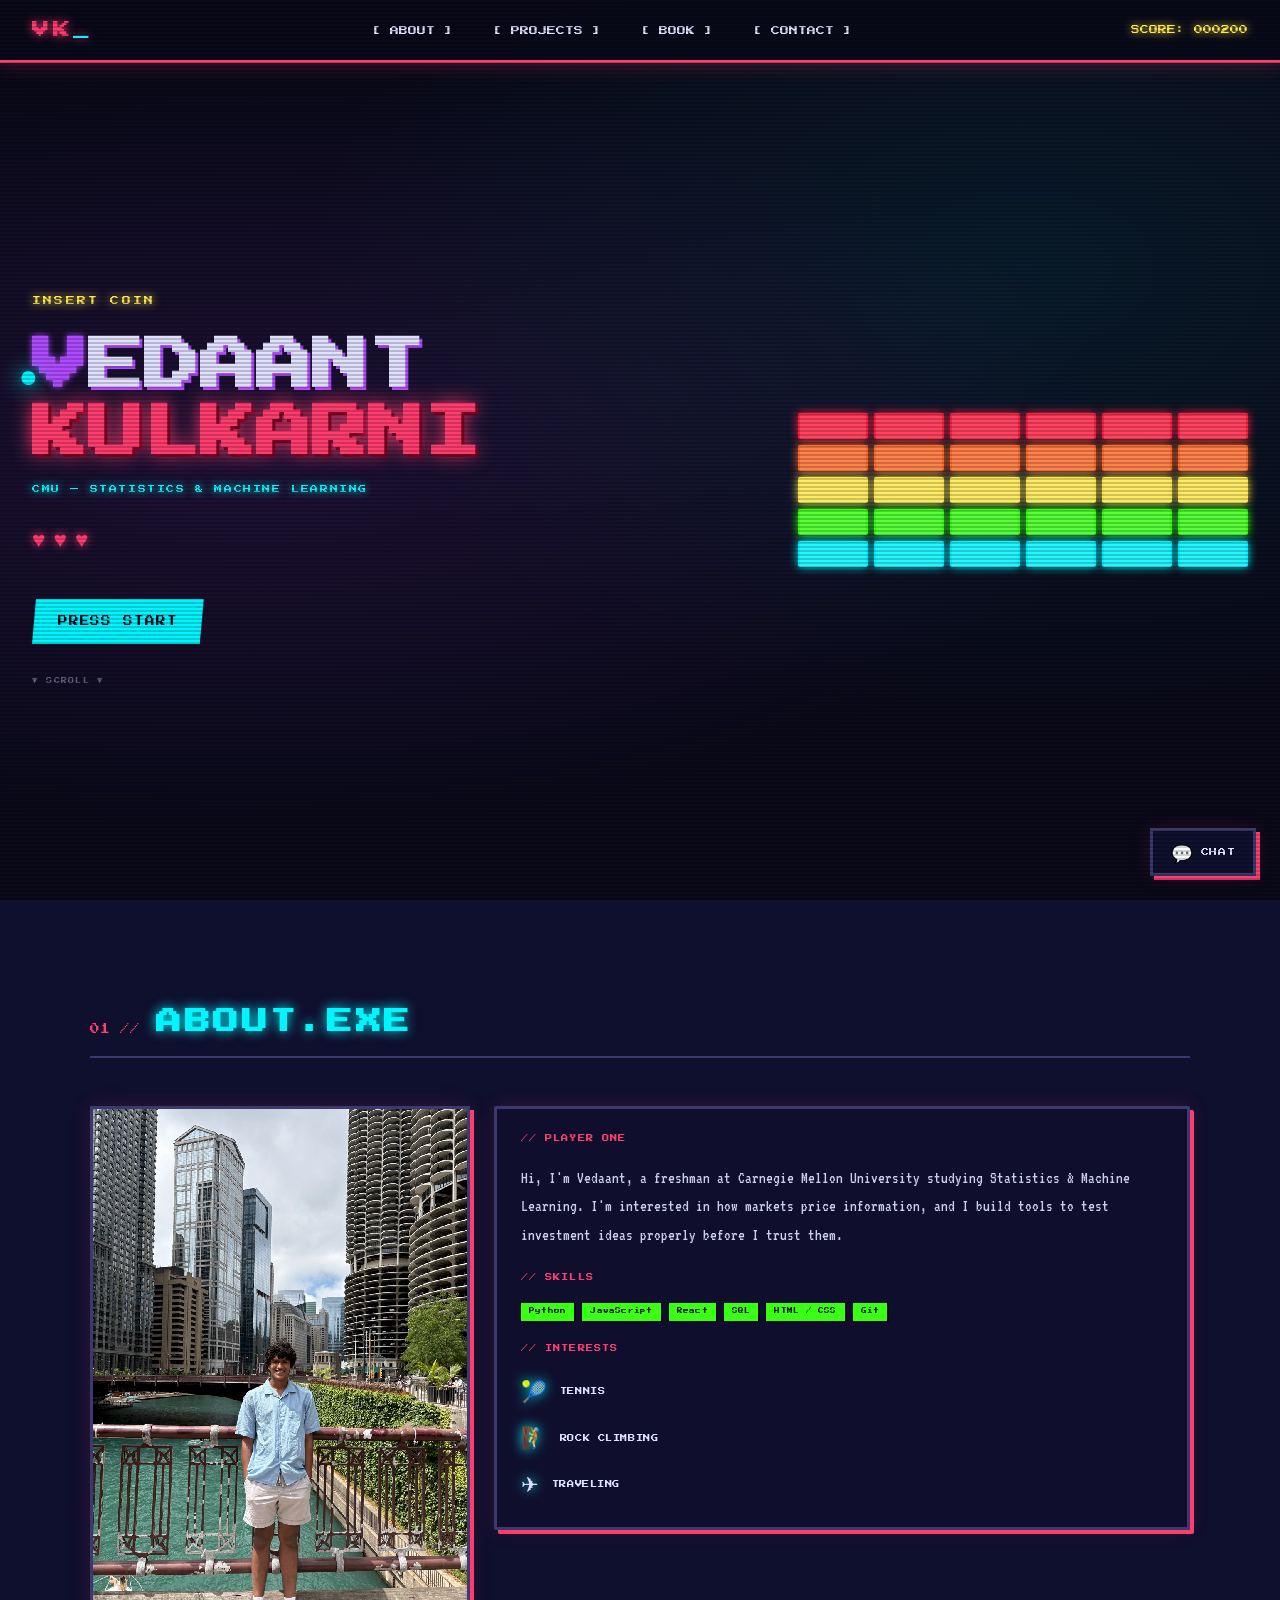
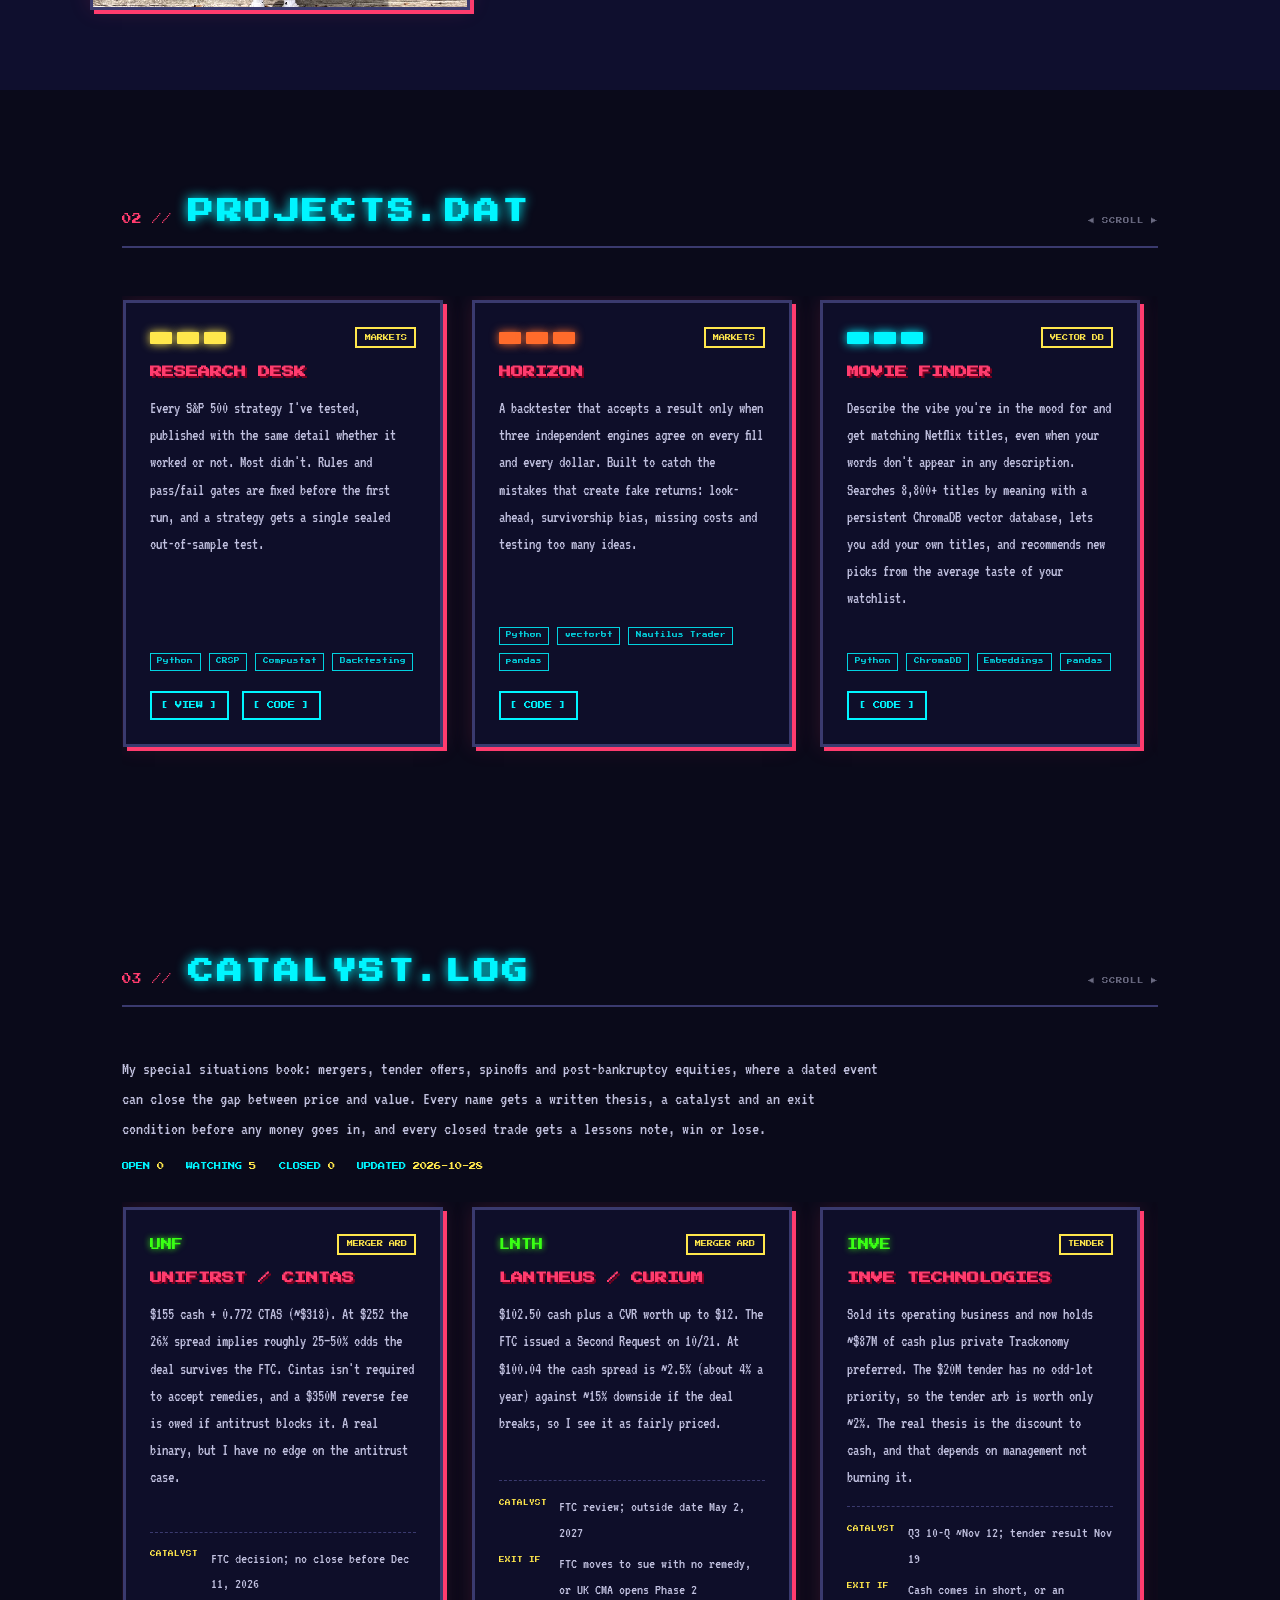
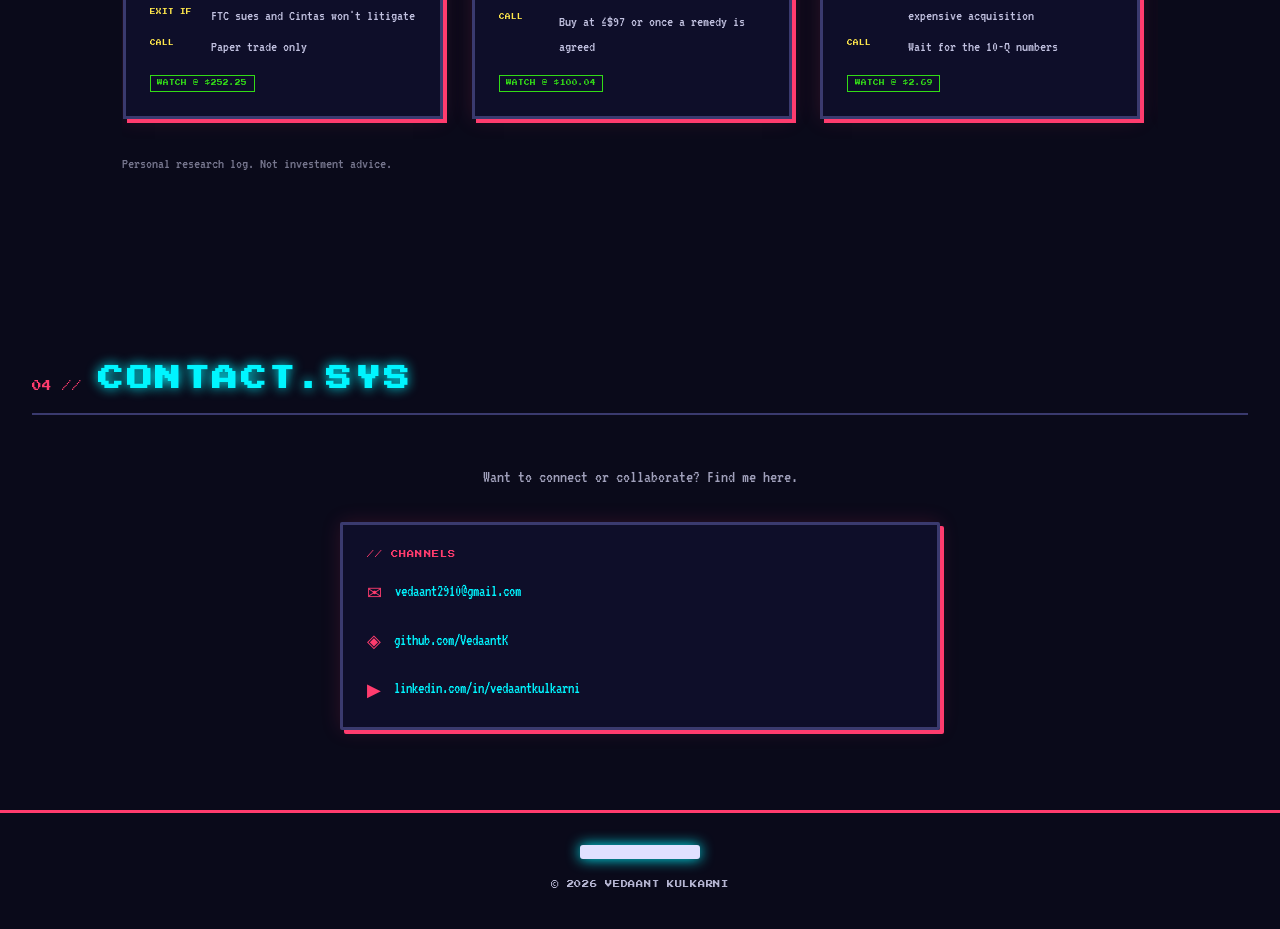
<file: index.html>
<!--
  ============================================================
  Vedaant Kulkarni — Portfolio Website
  Hosted on GitHub Pages: https://vedaantk.github.io
  ============================================================

  AI USAGE:
  This website was built with the assistance of Claude (Anthropic).
  AI helped generate the initial HTML structure, CSS layout and
  retro 80s design theme, and JavaScript interactive features.
  I reviewed, adapted, and customised all AI output — adjusting
  content, section layout, colour choices, photo handling, and
  mobile responsiveness to match my own vision.

  SOURCES & CREDITS:
  - Fonts: "Press Start 2P" and "VT323" via Google Fonts
    (https://fonts.google.com) — free for personal/commercial use
    under the Open Font License.
  - Design concept (retro arcade / Breakout aesthetic): original,
    developed in collaboration with Claude AI.
  - All written content and personal photo: Vedaant Kulkarni.
  ============================================================
-->
<!DOCTYPE html>
<html lang="en">
<head>
  <meta charset="UTF-8" />
  <meta name="viewport" content="width=device-width, initial-scale=1.0" />
  <meta name="description" content="Vedaant Kulkarni — CMU freshman studying Statistics &amp; Machine Learning. Portfolio of projects and interests." />
  <title>VEDAANT.K — Portfolio</title>
  <link rel="stylesheet" href="style.css" />
  <!-- AI-assisted: Google Fonts loaded here for the retro pixel aesthetic -->
  <link rel="preconnect" href="https://fonts.googleapis.com" />
  <link href="https://fonts.googleapis.com/css2?family=Press+Start+2P&family=VT323:wght@400&display=swap" rel="stylesheet" />
</head>
<body>

  <!-- Scanline overlay -->
  <div class="scanlines"></div>

  <!-- ── NAVIGATION ── -->
  <nav id="navbar">
    <div class="nav-logo">VK<span class="cursor-blink">_</span></div>
    <ul class="nav-links" id="navMenu">
      <li><a href="#about"    class="nav-btn">[ ABOUT ]</a></li>
      <li><a href="#projects" class="nav-btn">[ PROJECTS ]</a></li>
      <li><a href="#book"     class="nav-btn">[ BOOK ]</a></li>
      <li><a href="#contact"  class="nav-btn">[ CONTACT ]</a></li>
    </ul>
    <div class="nav-score">SCORE: <span id="score">000000</span></div>
    <button class="nav-hamburger" id="hamburger" aria-label="Toggle navigation">
      <span></span><span></span><span></span>
    </button>
  </nav>

  <!-- ── HERO ── -->
  <section id="hero">
    <div class="hero-content">
      <div class="hero-tag">INSERT COIN</div>
      <!-- Each letter is a span so the breakout ball can change its colour on hit -->
      <h1 class="hero-title"><span class="hero-letter">V</span><span class="hero-letter">E</span><span class="hero-letter">D</span><span class="hero-letter">A</span><span class="hero-letter">A</span><span class="hero-letter">N</span><span class="hero-letter">T</span><br /><span class="hero-letter accent">K</span><span class="hero-letter accent">U</span><span class="hero-letter accent">L</span><span class="hero-letter accent">K</span><span class="hero-letter accent">A</span><span class="hero-letter accent">R</span><span class="hero-letter accent">N</span><span class="hero-letter accent">I</span></h1>
      <p class="hero-sub">CMU &mdash; STATISTICS &amp; MACHINE LEARNING</p>
      <div class="hero-lives">
        <span class="life">♥</span><span class="life">♥</span><span class="life">♥</span>
      </div>
      <a href="#about" class="btn-primary">PRESS START</a>
      <div class="scroll-hint" aria-hidden="true">▼ SCROLL ▼</div>
    </div>

    <!-- Canvas for the bouncing block-breaker ball -->
    <canvas id="breakout-canvas" aria-hidden="true"></canvas>

    <!-- Breakout bricks decorative grid -->
    <div class="brick-grid" aria-hidden="true">
      <div class="brick-row">
        <div class="brick b-red"></div><div class="brick b-red"></div><div class="brick b-red"></div><div class="brick b-red"></div><div class="brick b-red"></div><div class="brick b-red"></div>
      </div>
      <div class="brick-row">
        <div class="brick b-orange"></div><div class="brick b-orange"></div><div class="brick b-orange"></div><div class="brick b-orange"></div><div class="brick b-orange"></div><div class="brick b-orange"></div>
      </div>
      <div class="brick-row">
        <div class="brick b-yellow"></div><div class="brick b-yellow"></div><div class="brick b-yellow"></div><div class="brick b-yellow"></div><div class="brick b-yellow"></div><div class="brick b-yellow"></div>
      </div>
      <div class="brick-row">
        <div class="brick b-green"></div><div class="brick b-green"></div><div class="brick b-green"></div><div class="brick b-green"></div><div class="brick b-green"></div><div class="brick b-green"></div>
      </div>
      <div class="brick-row">
        <div class="brick b-cyan"></div><div class="brick b-cyan"></div><div class="brick b-cyan"></div><div class="brick b-cyan"></div><div class="brick b-cyan"></div><div class="brick b-cyan"></div>
      </div>
    </div>
  </section>

  <!-- ── ABOUT ── -->
  <section id="about">
    <div class="section-header">
      <span class="section-num">01 //</span>
      <h2 class="section-title">ABOUT.EXE</h2>
    </div>

    <div class="about-grid">
      <div class="about-photo pixel-border">
        <img src="assets/photo.jpg" alt="Vedaant Kulkarni" />
      </div>

      <div class="about-right">
        <div class="about-card pixel-border">
          <div class="card-label">// PLAYER ONE</div>
          <p class="about-text">
            Hi, I'm Vedaant, a freshman at Carnegie Mellon University studying Statistics &amp; Machine Learning.
            I'm interested in how markets price information, and I build tools to test investment ideas properly before I trust them.
          </p>

          <!-- Skills section — required by course spec -->
          <div class="card-label" style="margin-top:1.4rem;">// SKILLS</div>
          <div class="skill-tags">
            <span class="skill-tag">Python</span>
            <span class="skill-tag">JavaScript</span>
            <span class="skill-tag">React</span>
            <span class="skill-tag">SQL</span>
            <span class="skill-tag">HTML / CSS</span>
            <span class="skill-tag">Git</span>
          </div>

          <div class="card-label" style="margin-top:1.4rem;">// INTERESTS</div>
          <div class="about-interests">
            <div class="about-interest-item">
              <span class="about-interest-icon">🎾</span>
              <span class="about-interest-name">TENNIS</span>
            </div>
            <div class="about-interest-item">
              <span class="about-interest-icon">🧗</span>
              <span class="about-interest-name">ROCK CLIMBING</span>
            </div>
            <div class="about-interest-item">
              <span class="about-interest-icon">✈</span>
              <span class="about-interest-name">TRAVELING</span>
            </div>
          </div>
        </div>
      </div>
    </div>
  </section>

  <!-- ── PROJECTS ── -->
  <section id="projects">
    <div class="section-header">
      <span class="section-num">02 //</span>
      <h2 class="section-title">PROJECTS.DAT</h2>
      <span class="scroll-hint-inline">◀ SCROLL ▶</span>
    </div>

    <!-- Markets projects first, then newest to oldest — cards scroll horizontally, oldest ends up on the right -->
    <div class="projects-grid">

      <!-- Research desk: every systematic strategy tested, published whether it worked or not -->
      <article class="project-card pixel-border">
        <div class="project-top">
          <div class="project-bricks" aria-hidden="true">
            <div class="pb b-yellow"></div><div class="pb b-yellow"></div><div class="pb b-yellow"></div>
          </div>
          <span class="project-tag">MARKETS</span>
        </div>
        <h3 class="project-name">RESEARCH DESK</h3>
        <p class="project-desc">
          Every S&amp;P 500 strategy I've tested, published with the same detail whether it
          worked or not. Most didn't. Rules and pass/fail gates are fixed before the first run,
          and a strategy gets a single sealed out-of-sample test.
        </p>
        <div class="project-tech">
          <span>Python</span><span>CRSP</span><span>Compustat</span><span>Backtesting</span>
        </div>
        <div class="project-links">
          <a href="https://vedaantk.github.io/research-desk/" class="btn-sm" target="_blank" rel="noopener">[ VIEW ]</a>
          <a href="https://github.com/VedaantK/research-desk" class="btn-sm" target="_blank" rel="noopener">[ CODE ]</a>
        </div>
      </article>

      <!-- Horizon: multi-engine backtester -->
      <article class="project-card pixel-border">
        <div class="project-top">
          <div class="project-bricks" aria-hidden="true">
            <div class="pb b-orange"></div><div class="pb b-orange"></div><div class="pb b-orange"></div>
          </div>
          <span class="project-tag">MARKETS</span>
        </div>
        <h3 class="project-name">HORIZON</h3>
        <p class="project-desc">
          A backtester that accepts a result only when three independent engines agree on every
          fill and every dollar. Built to catch the mistakes that create fake returns:
          look-ahead, survivorship bias, missing costs and testing too many ideas.
        </p>
        <div class="project-tech">
          <span>Python</span><span>vectorbt</span><span>Nautilus Trader</span><span>pandas</span>
        </div>
        <div class="project-links">
          <a href="https://github.com/VedaantK/horizon" class="btn-sm" target="_blank" rel="noopener">[ CODE ]</a>
        </div>
      </article>

      <!-- Movie Finder — semantic search over Netflix titles with ChromaDB (newest project) -->
      <article class="project-card pixel-border">
        <div class="project-top">
          <div class="project-bricks" aria-hidden="true">
            <div class="pb b-cyan"></div><div class="pb b-cyan"></div><div class="pb b-cyan"></div>
          </div>
          <span class="project-tag">VECTOR DB</span>
        </div>
        <h3 class="project-name">MOVIE FINDER</h3>
        <p class="project-desc">
          Describe the vibe you're in the mood for and get matching Netflix titles, even
          when your words don't appear in any description. Searches 8,800+ titles by meaning
          with a persistent ChromaDB vector database, lets you add your own titles, and
          recommends new picks from the average taste of your watchlist.
        </p>
        <div class="project-tech">
          <span>Python</span><span>ChromaDB</span><span>Embeddings</span><span>pandas</span>
        </div>
        <div class="project-links">
          <a href="https://github.com/VedaantK/movie-finder" class="btn-sm" target="_blank" rel="noopener">[ CODE ]</a>
        </div>
      </article>

      <!-- Opening Trainer — chess openings with spaced repetition -->
      <article class="project-card pixel-border">
        <div class="project-top">
          <div class="project-bricks" aria-hidden="true">
            <div class="pb b-orange"></div><div class="pb b-orange"></div><div class="pb b-orange"></div>
          </div>
          <span class="project-tag">WEB APP</span>
        </div>
        <h3 class="project-name">OPENING TRAINER</h3>
        <p class="project-desc">
          Learn chess openings by actually playing them. Drills your repertoire with spaced
          repetition so the lines you miss come back sooner, and shows real move stats from
          Lichess games. Progress is saved through serverless functions backed by Supabase.
        </p>
        <div class="project-tech">
          <span>JavaScript</span><span>Vite</span><span>chess.js</span><span>Render</span><span>Supabase</span>
        </div>
        <div class="project-links">
          <a href="https://opening-trainer-u1ow.onrender.com" class="btn-sm" target="_blank" rel="noopener">[ PLAY ]</a>
          <a href="https://github.com/VedaantK/opening-trainer" class="btn-sm" target="_blank" rel="noopener">[ CODE ]</a>
        </div>
      </article>

      <!-- Chat with Vedaant — AI persona chatbot -->
      <article class="project-card pixel-border">
        <div class="project-top">
          <div class="project-bricks" aria-hidden="true">
            <div class="pb b-red"></div><div class="pb b-red"></div><div class="pb b-red"></div>
          </div>
          <span class="project-tag">AI AGENT</span>
        </div>
        <h3 class="project-name">CHAT WITH VEDAANT.EXE</h3>
        <p class="project-desc">
          An AI version of me, built from a persona system prompt so it actually sounds like me
          instead of a generic assistant. FastAPI backend calling the OpenAI API, deployed on
          Render. Try it in the chat bubble in the corner of this page.
        </p>
        <div class="project-tech">
          <span>Python</span><span>FastAPI</span><span>OpenAI API</span><span>Render</span>
        </div>
        <div class="project-links">
          <a href="#" class="btn-sm" data-open-chat>[ CHAT ]</a>
        </div>
      </article>

      <!-- NBA Predictor — ML ensemble for player points props -->
      <article class="project-card pixel-border">
        <div class="project-top">
          <div class="project-bricks" aria-hidden="true">
            <div class="pb b-green"></div><div class="pb b-green"></div><div class="pb b-green"></div>
          </div>
          <span class="project-tag">ML / DATA</span>
        </div>
        <h3 class="project-name">NBA PREDICTOR</h3>
        <p class="project-desc">
          Predicts NBA player points using an ensemble of Linear Regression,
          Random Forest and XGBoost trained on 50+ engineered features. Converts
          predictions into over/under probabilities and compares them against
          sportsbook and prediction-market prices to surface positive expected
          value. FastAPI backend, React dashboard, SQLite store.
        </p>
        <div class="project-tech">
          <span>Python</span><span>scikit-learn</span><span>XGBoost</span><span>FastAPI</span><span>React</span>
        </div>
        <div class="project-links">
          <a href="nba-predictor/" class="btn-sm">[ STATS ]</a>
          <a href="https://github.com/VedaantK/nbapred" class="btn-sm" target="_blank" rel="noopener">[ CODE ]</a>
        </div>
      </article>

      <!-- Road Racer — 3D inverted Crossy Road browser game -->
      <article class="project-card pixel-border">
        <div class="project-top">
          <div class="project-bricks" aria-hidden="true">
            <div class="pb b-yellow"></div><div class="pb b-yellow"></div><div class="pb b-yellow"></div>
          </div>
          <span class="project-tag">GAME</span>
        </div>
        <h3 class="project-name">ROAD RACER</h3>
        <p class="project-desc">
          Crossy Road, flipped: you're the car and the chickens are the traffic.
          A 3D Three.js game where you drive up an endless country road, dodging
          flocks and hen-and-chick parades as the crossings get busier.
        </p>
        <div class="project-tech">
          <span>JavaScript</span><span>Three.js</span><span>WebGL</span><span>HTML5</span>
        </div>
        <div class="project-links">
          <a href="crossy-road/" class="btn-sm" target="_blank" rel="noopener">[ PLAY ]</a>
          <a href="https://github.com/VedaantK/VedaantK.github.io/tree/main/crossy-road" class="btn-sm" target="_blank" rel="noopener">[ CODE ]</a>
        </div>
      </article>

      <!-- This portfolio is itself listed as a project, as required (oldest) -->
      <article class="project-card pixel-border">
        <div class="project-top">
          <div class="project-bricks" aria-hidden="true">
            <div class="pb b-cyan"></div><div class="pb b-cyan"></div><div class="pb b-cyan"></div>
          </div>
          <span class="project-tag">PORTFOLIO</span>
        </div>
        <h3 class="project-name">THIS PORTFOLIO</h3>
        <p class="project-desc">
          The site you're looking at. Retro 80s arcade aesthetic built with vanilla HTML, CSS, and
          JavaScript. Responsive, interactive, and deployed on GitHub Pages.
        </p>
        <div class="project-tech">
          <span>HTML</span><span>CSS</span><span>JavaScript</span><span>GitHub Pages</span>
        </div>
        <div class="project-links">
          <a href="https://vedaantk.github.io" class="btn-sm" target="_blank" rel="noopener">[ LIVE ]</a>
          <a href="https://github.com/VedaantK/VedaantK.github.io" class="btn-sm" target="_blank" rel="noopener">[ CODE ]</a>
        </div>
      </article>

    </div>
  </section>

  <!-- ── CATALYST LOG (special situations book) ──
       Public record of the event-driven sleeve. Mirrors the private
       trade-log artifact; update status/prices here when a name is
       opened or closed. Closed trades keep their card with the result. -->
  <section id="book">
    <div class="section-header">
      <span class="section-num">03 //</span>
      <h2 class="section-title">CATALYST.LOG</h2>
      <span class="scroll-hint-inline">◀ SCROLL ▶</span>
    </div>

    <div class="book-intro">
      <p>
        My special situations book: mergers, tender offers, spinoffs and post-bankruptcy equities,
        where a dated event can close the gap between price and value. Every name gets a written
        thesis, a catalyst and an exit condition before any money goes in, and every closed trade
        gets a lessons note, win or lose.
      </p>
      <div class="book-stats">
        <span>OPEN <b>0</b></span><span>WATCHING <b>5</b></span><span>CLOSED <b>0</b></span><span>UPDATED <b>2026-10-28</b></span>
      </div>
    </div>

    <div class="projects-grid">

      <article class="project-card book-card pixel-border">
        <div class="project-top">
          <span class="book-ticker">UNF</span>
          <span class="project-tag">MERGER ARB</span>
        </div>
        <h3 class="project-name">UNIFIRST / CINTAS</h3>
        <p class="project-desc">
          $155 cash + 0.772 CTAS (~$318). At $252 the 26% spread implies roughly 25&ndash;50% odds
          the deal survives the FTC. Cintas isn't required to accept remedies, and a $350M reverse
          fee is owed if antitrust blocks it. A real binary, but I have no edge on the antitrust case.
        </p>
        <dl class="book-meta">
          <dt>CATALYST</dt><dd>FTC decision; no close before Dec 11, 2026</dd>
          <dt>EXIT IF</dt><dd>FTC sues and Cintas won't litigate</dd>
          <dt>CALL</dt><dd>Paper trade only</dd>
        </dl>
        <div class="project-tech"><span class="book-status">WATCH @ $252.25</span></div>
      </article>

      <article class="project-card book-card pixel-border">
        <div class="project-top">
          <span class="book-ticker">LNTH</span>
          <span class="project-tag">MERGER ARB</span>
        </div>
        <h3 class="project-name">LANTHEUS / CURIUM</h3>
        <p class="project-desc">
          $102.50 cash plus a CVR worth up to $12. The FTC issued a Second Request on 10/21. At $100.04
          the cash spread is ~2.5% (about 4% a year) against ~15% downside if the deal breaks, so I see
          it as fairly priced.
        </p>
        <dl class="book-meta">
          <dt>CATALYST</dt><dd>FTC review; outside date May 2, 2027</dd>
          <dt>EXIT IF</dt><dd>FTC moves to sue with no remedy, or UK CMA opens Phase 2</dd>
          <dt>CALL</dt><dd>Buy at &le;$97 or once a remedy is agreed</dd>
        </dl>
        <div class="project-tech"><span class="book-status">WATCH @ $100.04</span></div>
      </article>

      <article class="project-card book-card pixel-border">
        <div class="project-top">
          <span class="book-ticker">INVE</span>
          <span class="project-tag">TENDER</span>
        </div>
        <h3 class="project-name">INVE TECHNOLOGIES</h3>
        <p class="project-desc">
          Sold its operating business and now holds ~$87M of cash plus private Trackonomy preferred.
          The $20M tender has no odd-lot priority, so the tender arb is worth only ~2%. The real thesis
          is the discount to cash, and that depends on management not burning it.
        </p>
        <dl class="book-meta">
          <dt>CATALYST</dt><dd>Q3 10-Q ~Nov 12; tender result Nov 19</dd>
          <dt>EXIT IF</dt><dd>Cash comes in short, or an expensive acquisition</dd>
          <dt>CALL</dt><dd>Wait for the 10-Q numbers</dd>
        </dl>
        <div class="project-tech"><span class="book-status">WATCH @ $2.69</span></div>
      </article>

      <article class="project-card book-card pixel-border">
        <div class="project-top">
          <span class="book-ticker">MSGR</span>
          <span class="project-tag">SPINOFF</span>
        </div>
        <h3 class="project-name">MSG RANGERS</h3>
        <p class="project-desc">
          The NY Rangers, spun out of MSG Sports on 10/26. ~$2.5B enterprise value against
          $3.6&ndash;3.8B published team valuations. But index funds are buying rather than
          dumping it, and the discount looks structural (Dolan family control, NHL consent rules).
        </p>
        <dl class="book-meta">
          <dt>CATALYST</dt><dd>None scheduled (stake sale, buyback, approach)</dd>
          <dt>EXIT IF</dt><dd>No catalyst within ~6 months</dd>
          <dt>CALL</dt><dd>Wait for a catalyst or a sharp drop</dd>
        </dl>
        <div class="project-tech"><span class="book-status">WATCH @ $189.20</span></div>
      </article>

      <article class="project-card book-card pixel-border">
        <div class="project-top">
          <span class="book-ticker">OPI</span>
          <span class="project-tag">POST-REORG</span>
        </div>
        <h3 class="project-name">OFFICE PROPERTIES</h3>
        <p class="project-desc">
          Office REIT that came out of Chapter 11 in June. The equity is a thin stub on $1.7B of
          secured debt: the plan's midpoint value is ~$24/share against $13.31, but a 10% lower
          enterprise value would leave ~$5. Occupancy is 78% and still falling.
        </p>
        <dl class="book-meta">
          <dt>CATALYST</dt><dd>Q3 results, early November</dd>
          <dt>EXIT IF</dt><dd>Occupancy falls again, or assets sell below book</dd>
          <dt>CALL</dt><dd>Small option-like stake only after Q3</dd>
        </dl>
        <div class="project-tech"><span class="book-status">WATCH @ $13.31</span></div>
      </article>

    </div>

    <p class="book-note">Personal research log. Not investment advice.</p>
  </section>

  <!-- ── CONTACT ── -->
  <section id="contact">
    <div class="section-header">
      <span class="section-num">04 //</span>
      <h2 class="section-title">CONTACT.SYS</h2>
    </div>

    <p class="contact-intro">Want to connect or collaborate? Find me here.</p>

    <div class="contact-wrapper">
      <div class="contact-info pixel-border">
        <div class="card-label">// CHANNELS</div>
        <ul class="contact-list">
          <li>
            <span class="contact-icon">✉</span>
            <a href="mailto:vedaant2910@gmail.com">vedaant2910@gmail.com</a>
          </li>
          <li>
            <span class="contact-icon">◈</span>
            <a href="https://github.com/VedaantK" target="_blank" rel="noopener">github.com/VedaantK</a>
          </li>
          <li>
            <span class="contact-icon">▶</span>
            <a href="https://linkedin.com/in/vedaantkulkarni" target="_blank" rel="noopener">linkedin.com/in/vedaantkulkarni</a>
          </li>
        </ul>
      </div>
    </div>
  </section>

  <!-- ── FOOTER ── -->
  <footer id="footer">
    <div class="footer-paddle" aria-hidden="true"></div>
    <p class="footer-text">© 2026 VEDAANT KULKARNI</p>
  </footer>

  <!-- ── CHAT WIDGET (Vedaant.EXE) ──────────────────────────────
       Floating chat button + panel, available from anywhere on the
       page. Talks to the FastAPI backend in the vedaant-chat repo,
       deployed on Render. data-api-url is the one place that needs
       the live Render URL — see chat.js. -->
  <div id="chatWidget" class="chat-widget" data-api-url="https://vedaant-chat.onrender.com">
    <button id="chatToggle" class="chat-toggle pixel-border" aria-expanded="false" aria-controls="chatPanel">
      <span class="chat-toggle-icon" aria-hidden="true">💬</span>
      <span class="chat-toggle-label">CHAT</span>
    </button>

    <div id="chatPanel" class="chat-panel pixel-border" hidden>
      <div class="chat-header">
        <span class="chat-dot" aria-hidden="true"></span>
        <span class="chat-title">VEDAANT.EXE</span>
        <button id="chatClose" class="chat-close" aria-label="Close chat">✕</button>
      </div>
      <div id="chatMessages" class="chat-messages" role="log" aria-live="polite"></div>
      <form id="chatForm" class="chat-form">
        <input id="chatInput" class="chat-input" type="text" autocomplete="off" placeholder="ask me anything..." maxlength="500" aria-label="Message" />
        <button type="submit" class="chat-send btn-sm">SEND</button>
      </form>
    </div>
  </div>

  <script src="main.js"></script>
  <script src="breakout.js"></script>
  <script src="chat.js"></script>
</body>
</html>
</file>
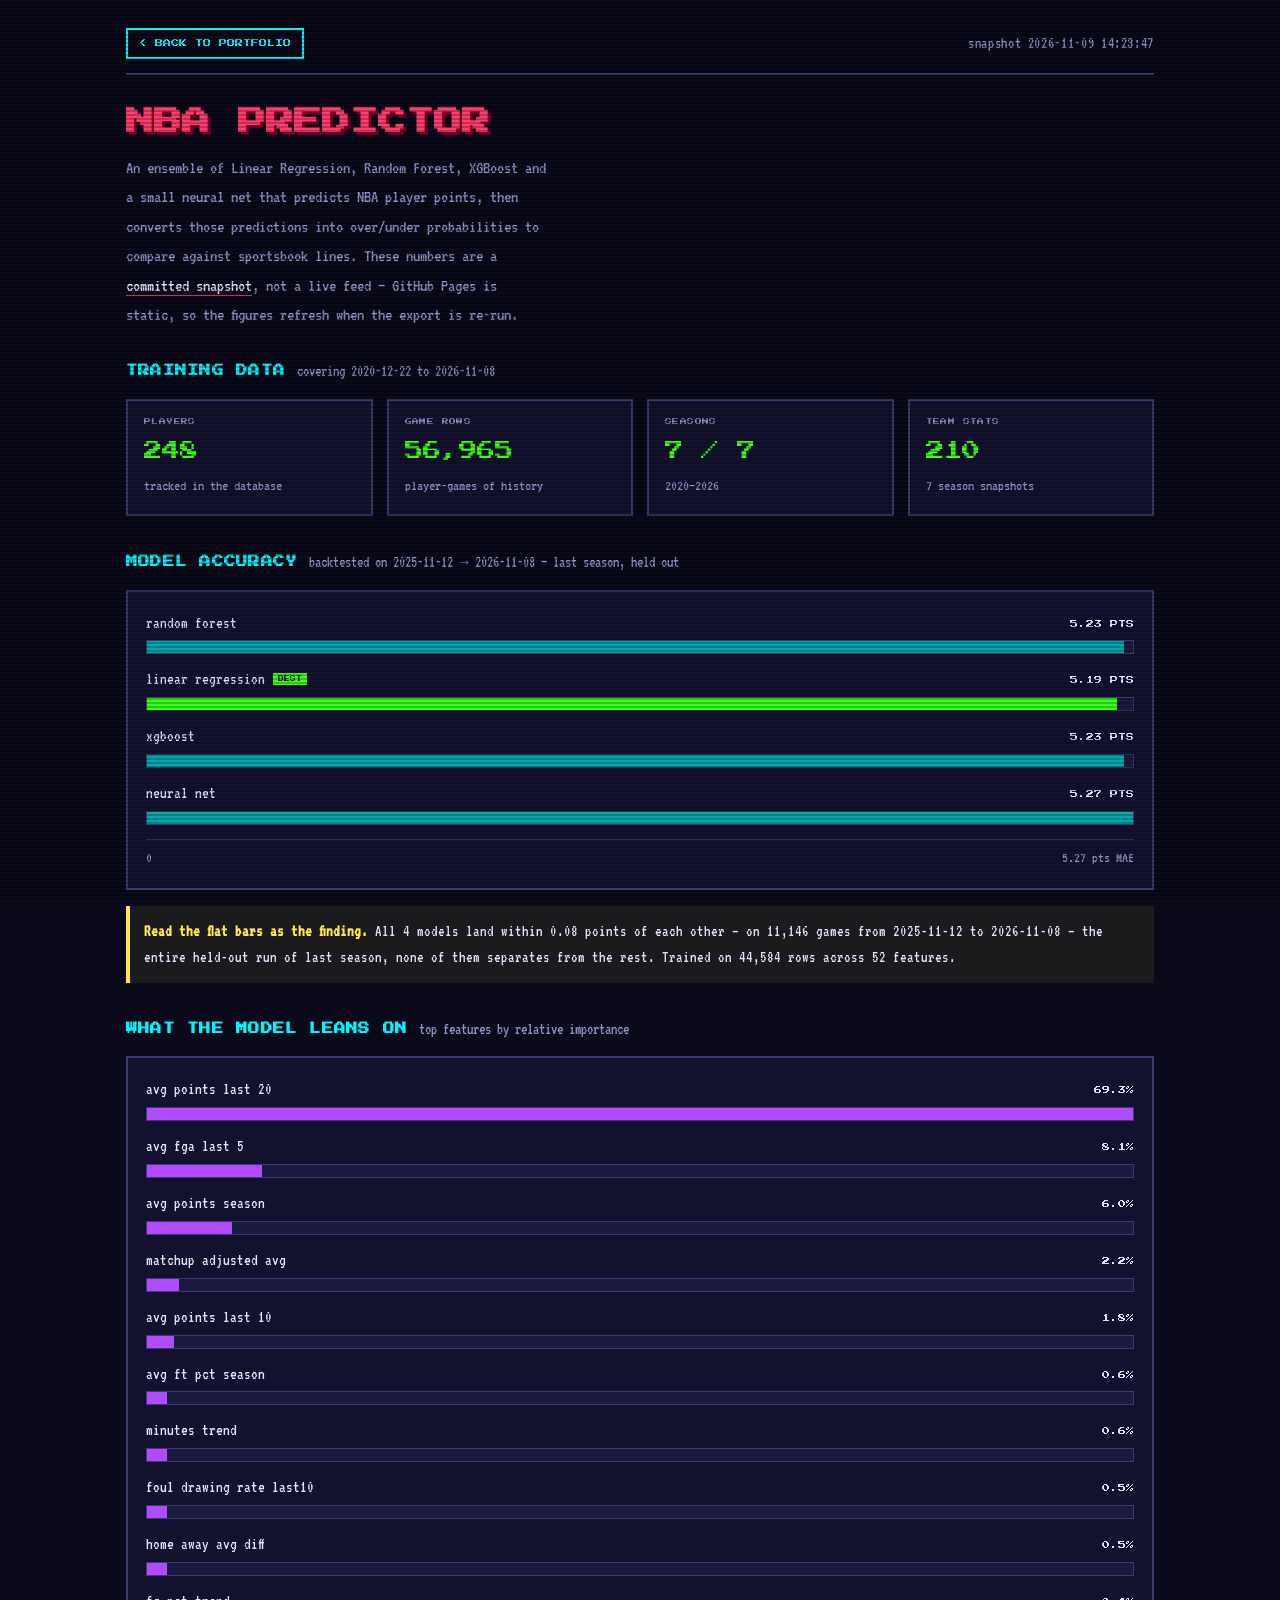
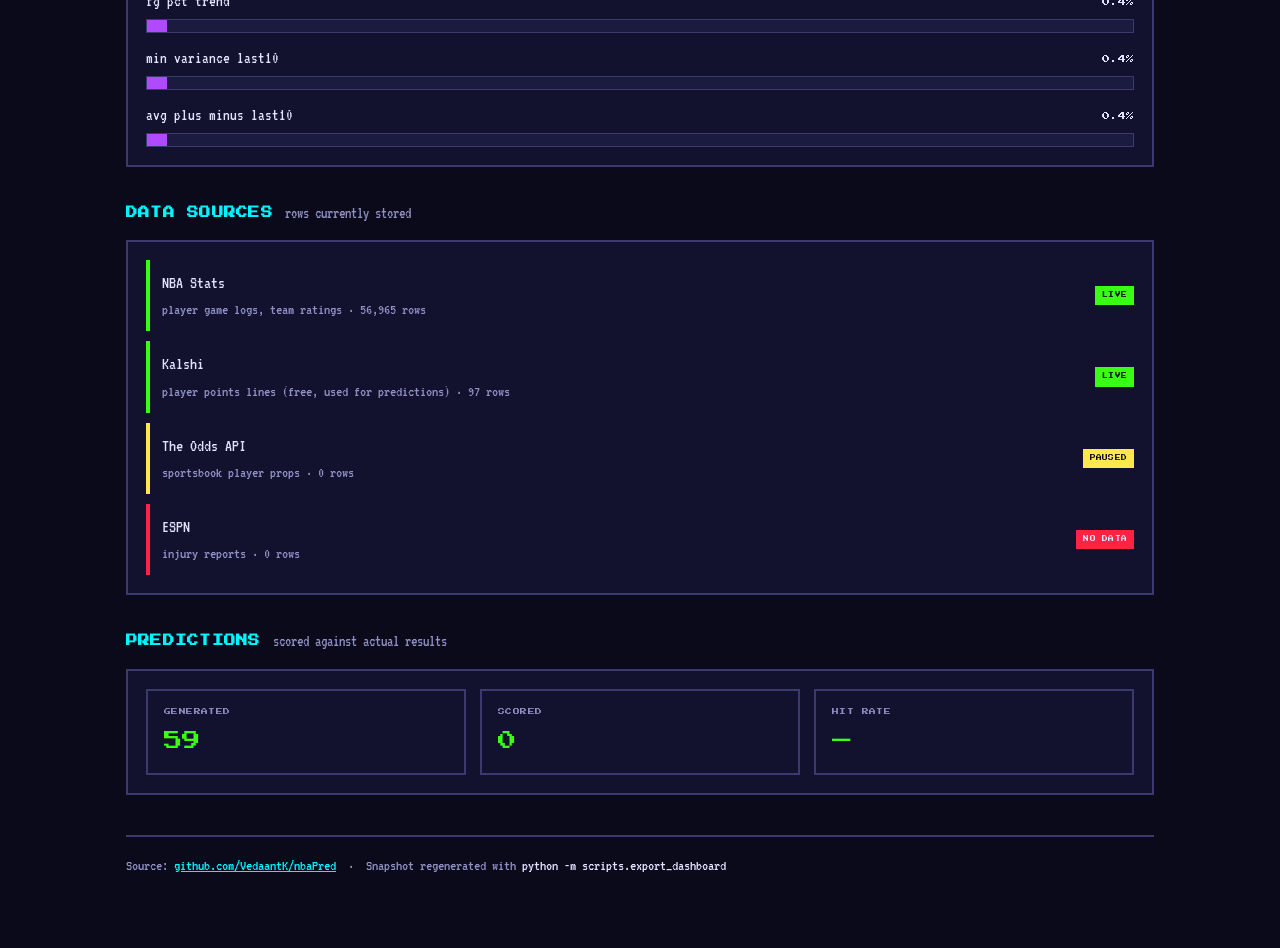
<file: nba-predictor/index.html>
<!--
  ============================================================
  NBA PREDICTOR — live stats dashboard
  https://vedaantk.github.io/nba-predictor/

  Reads ./data.json, which is generated by the predictor repo:
      python -m scripts.export_dashboard \
          --out ../VedaantK.github.io/nba-predictor/data.json

  GitHub Pages is static, so there is no API call here — re-run the
  export and commit data.json to refresh the numbers.

  AI USAGE: built with Claude (Anthropic); palette and typography
  inherited from the parent portfolio's retro arcade theme.
  ============================================================
-->
<!DOCTYPE html>
<html lang="en">
<head>
<meta charset="UTF-8" />
<meta name="viewport" content="width=device-width, initial-scale=1.0" />
<meta name="description" content="Live stats for the NBA player-points prediction model — dataset coverage, model accuracy and feature importance." />
<title>NBA PREDICTOR — Stats</title>
<link rel="preconnect" href="https://fonts.googleapis.com" />
<link rel="preconnect" href="https://fonts.gstatic.com" crossorigin />
<link href="https://fonts.googleapis.com/css2?family=Press+Start+2P&family=VT323&display=swap" rel="stylesheet" />
<style>
  /* Deliberately single-theme: this page is an arcade CRT, and inherits the
     parent portfolio's palette. It paints every colour explicitly so it holds
     on any host background. */
  :root {
    --bg:      #0a0a1a;
    --bg2:     #0f0f2e;
    --panel:   #12122f;
    --fg:      #e0e0ff;
    --fg-dim:  #8f8fc4;
    --accent:  #ff3c6e;   /* site neon pink */
    --purple:  #b04aff;   /* site purple */
    --cyan:    #00f5ff;   /* site cyan — chrome only */
    --series:  #00a7ad;   /* cyan stepped into the readable band for marks */
    --good:    #39ff14;
    --warn:    #ffe74c;
    --bad:     #ff2244;
    --border:  #3a3a6e;
    --font-pixel: 'Press Start 2P', monospace;
    --font-vt:    'VT323', monospace;
  }

  *, *::before, *::after { box-sizing: border-box; margin: 0; padding: 0; }

  body {
    background: var(--bg);
    color: var(--fg);
    font-family: var(--font-vt);
    font-size: 1.15rem;
    line-height: 1.6;
    overflow-x: hidden;
    min-height: 100vh;
  }

  .scanlines {
    position: fixed; inset: 0; pointer-events: none; z-index: 9999;
    background: repeating-linear-gradient(
      to bottom, transparent 0 2px, rgba(0,0,0,0.22) 2px 4px);
  }

  .wrap {
    max-width: 1060px;
    margin: 0 auto;
    padding-inline: 16px;
    padding-block: 28px 70px;
  }

  /* ── top bar ── */
  .topbar {
    display: flex; flex-wrap: wrap; gap: 12px;
    align-items: center; justify-content: space-between;
    border-bottom: 2px solid var(--border);
    padding-bottom: 14px; margin-bottom: 26px;
  }
  .back {
    font-family: var(--font-pixel); font-size: 0.5rem;
    color: var(--cyan); text-decoration: none;
    border: 2px solid var(--cyan); padding: 7px 11px;
    display: inline-block;
  }
  .back:hover, .back:focus-visible { background: var(--cyan); color: var(--bg); }
  .stamp { font-size: 1rem; color: var(--fg-dim); letter-spacing: 0.04em; }

  h1 {
    font-family: var(--font-pixel);
    font-size: clamp(1rem, 4.4vw, 1.75rem);
    line-height: 1.5; color: var(--accent);
    text-shadow: 3px 3px 0 #7a001f;
    margin-bottom: 10px; text-wrap: balance;
  }
  .lede {
    color: var(--fg-dim); max-width: 60ch;
    font-size: 1.15rem; margin-bottom: 30px;
  }
  .lede b { color: var(--fg); font-weight: normal; border-bottom: 1px solid var(--accent); }

  /* ── section furniture ── */
  section { margin-bottom: 34px; }
  .sec-head {
    display: flex; align-items: baseline; gap: 12px;
    flex-wrap: wrap; margin-bottom: 14px;
  }
  h2 {
    font-family: var(--font-pixel); font-size: 0.72rem;
    color: var(--cyan); letter-spacing: 0.02em;
  }
  .sec-note { font-size: 1rem; color: var(--fg-dim); }

  .panel {
    background: var(--panel);
    border: 2px solid var(--border);
    padding: 18px;
  }

  /* ── stat tiles ── */
  .tiles {
    display: grid; gap: 14px;
    grid-template-columns: repeat(auto-fit, minmax(152px, 1fr));
  }
  .tile {
    background: var(--panel); border: 2px solid var(--border);
    padding: 15px 16px 16px;
  }
  .tile-k {
    font-family: var(--font-pixel); font-size: 0.42rem;
    color: var(--fg-dim); letter-spacing: 0.06em; line-height: 1.7;
  }
  .tile-v {
    font-family: var(--font-pixel); font-size: 1.15rem;
    color: var(--good); margin-top: 10px;
    font-variant-numeric: tabular-nums; word-break: break-word;
  }
  .tile-s { font-size: 0.98rem; color: var(--fg-dim); margin-top: 6px; }

  /* ── bar rows (MAE, importance, per-season) ── */
  .bars { display: flex; flex-direction: column; gap: 12px; }
  .row-top {
    display: flex; justify-content: space-between;
    align-items: baseline; gap: 10px; margin-bottom: 4px;
  }
  .row-name { font-size: 1.05rem; word-break: break-word; }
  .row-val {
    font-family: var(--font-pixel); font-size: 0.5rem;
    color: var(--fg); font-variant-numeric: tabular-nums; white-space: nowrap;
  }
  .track {
    height: 14px; background: #1b1b3f;
    border: 1px solid var(--border);
  }
  .fill { height: 100%; background: var(--series); display: block; }
  .fill.best { background: var(--good); }
  .fill.imp  { background: var(--purple); }
  .row.failed .track {
    background: repeating-linear-gradient(135deg,
      #1b1b3f 0 5px, transparent 5px 10px);
    border-style: dashed;
  }
  .row.failed .row-val { color: var(--bad); }
  .row.failed .row-name { color: var(--fg-dim); }
  .tag {
    font-family: var(--font-pixel); font-size: 0.36rem;
    padding: 3px 5px; margin-left: 8px; vertical-align: 2px;
    color: var(--bg); background: var(--good);
  }
  .axis {
    display: flex; justify-content: space-between;
    font-size: 0.95rem; color: var(--fg-dim);
    border-top: 1px solid var(--border);
    margin-top: 14px; padding-top: 6px;
  }

  /* ── source list ── */
  .srcs { display: flex; flex-direction: column; gap: 10px; }
  .src {
    display: grid; grid-template-columns: 1fr auto;
    gap: 10px; align-items: center;
    border-left: 4px solid var(--border);
    padding: 9px 0 9px 12px;
  }
  .src.live       { border-left-color: var(--good); }
  .src.pending    { border-left-color: var(--warn); }
  .src.broken     { border-left-color: var(--bad); }
  .src-n { font-size: 1.1rem; }
  .src-d { font-size: 0.98rem; color: var(--fg-dim); }
  .badge {
    font-family: var(--font-pixel); font-size: 0.36rem;
    padding: 5px 7px; white-space: nowrap; letter-spacing: 0.04em;
  }
  .badge.live    { color: var(--bg); background: var(--good); }
  .badge.pending { color: var(--bg); background: var(--warn); }
  .badge.broken  { color: var(--fg); background: var(--bad); }

  .note {
    border-left: 4px solid var(--warn);
    background: rgba(255,231,76,0.07);
    padding: 12px 14px; font-size: 1.02rem; margin-top: 16px;
  }
  .note b { color: var(--warn); }

  .empty {
    text-align: center; padding: 28px 16px;
    color: var(--fg-dim); font-size: 1.05rem;
  }

  footer {
    border-top: 2px solid var(--border);
    margin-top: 40px; padding-top: 16px;
    font-size: 0.98rem; color: var(--fg-dim);
  }
  footer a { color: var(--cyan); }

  @media (prefers-reduced-motion: reduce) {
    * { transition: none !important; animation: none !important; }
  }
  @media (max-width: 520px) {
    .src { grid-template-columns: 1fr; }
    .badge { justify-self: start; }
  }
</style>
</head>
<body>
<div class="scanlines"></div>

<div class="wrap">

  <div class="topbar">
    <a class="back" href="../">&lt; BACK TO PORTFOLIO</a>
    <span class="stamp" id="stamp">loading snapshot&hellip;</span>
  </div>

  <h1>NBA PREDICTOR</h1>
  <p class="lede">
    An ensemble of Linear Regression, Random Forest, XGBoost and a small neural net that
    predicts NBA player points, then converts those predictions into over/under probabilities to compare
    against sportsbook lines. These numbers are a <b>committed snapshot</b>, not a live
    feed &mdash; GitHub Pages is static, so the figures refresh when the export is re-run.
  </p>

  <section>
    <div class="sec-head"><h2>TRAINING DATA</h2><span class="sec-note" id="ds-note"></span></div>
    <div class="tiles" id="tiles"></div>
  </section>

  <section>
    <div class="sec-head"><h2>MODEL ACCURACY</h2><span class="sec-note" id="acc-sec-note">mean absolute error &mdash; lower is better</span></div>
    <div class="panel"><div class="bars" id="models"></div><div class="axis" id="model-axis"></div></div>
    <div class="note" id="acc-note" hidden></div>
  </section>

  <section>
    <div class="sec-head"><h2>WHAT THE MODEL LEANS ON</h2><span class="sec-note">top features by relative importance</span></div>
    <div class="panel"><div class="bars" id="features"></div></div>
  </section>

  <section>
    <div class="sec-head"><h2>DATA SOURCES</h2><span class="sec-note">rows currently stored</span></div>
    <div class="panel"><div class="srcs" id="sources"></div></div>
  </section>

  <section>
    <div class="sec-head"><h2>PREDICTIONS</h2><span class="sec-note">scored against actual results</span></div>
    <div class="panel" id="preds"></div>
  </section>

  <footer>
    Source: <a href="https://github.com/VedaantK/nbaPred">github.com/VedaantK/nbaPred</a>
    &nbsp;&middot;&nbsp; Snapshot regenerated with <span style="color:var(--fg)">python -m scripts.export_dashboard</span>
  </footer>
</div>

<script>
(function () {
  "use strict";

  var $ = function (id) { return document.getElementById(id); };
  var esc = function (s) {
    return String(s == null ? "" : s).replace(/[&<>"']/g, function (c) {
      return { "&": "&amp;", "<": "&lt;", ">": "&gt;", '"': "&quot;", "'": "&#39;" }[c];
    });
  };
  var num = function (n) {
    return typeof n === "number" ? n.toLocaleString("en-US") : "—";
  };
  var pretty = function (s) { return String(s).replace(/_/g, " "); };

  function renderDataset(d) {
    if (!d) return;
    var seasons = (d.seasons || []).length;
    var span = d.first_game && d.last_game
      ? d.first_game.slice(0, 4) + "–" + d.last_game.slice(0, 4) : "—";

    var tiles = [
      { k: "PLAYERS",     v: num(d.players),   s: "tracked in the database" },
      { k: "GAME ROWS",   v: num(d.game_rows), s: "player-games of history" },
      { k: "SEASONS",     v: seasons + " / " + (d.seasons_configured || seasons), s: span },
      { k: "TEAM STATS",  v: num(d.team_stat_rows), s: (d.team_snapshots || 0) + " season snapshots" }
    ];

    $("tiles").innerHTML = tiles.map(function (t) {
      return '<div class="tile"><div class="tile-k">' + esc(t.k) + '</div>' +
             '<div class="tile-v">' + esc(t.v) + '</div>' +
             '<div class="tile-s">' + esc(t.s) + '</div></div>';
    }).join("");

    $("ds-note").textContent = d.first_game
      ? "covering " + d.first_game + " to " + d.last_game : "";
  }

  function renderModels(m) {
    var host = $("models");
    if (!m || !m.models || !m.models.length) {
      host.innerHTML = '<div class="empty">No training run recorded yet.</div>';
      return;
    }

    var scored = m.models.filter(function (x) { return x.trained && x.mae != null; });
    var max = scored.reduce(function (a, x) { return Math.max(a, x.mae); }, 0) || 1;
    var best = scored.reduce(function (a, x) {
      return (a === null || x.mae < a.mae) ? x : a;
    }, null);

    host.innerHTML = m.models.map(function (x) {
      if (!x.trained || x.mae == null) {
        return '<div class="row failed"><div class="row-top">' +
               '<span class="row-name">' + esc(pretty(x.name)) + '</span>' +
               '<span class="row-val">DID NOT TRAIN</span></div>' +
               '<div class="track"></div></div>';
      }
      var isBest = best && x.name === best.name;
      var w = Math.max(2, (x.mae / max) * 100);
      return '<div class="row"><div class="row-top">' +
             '<span class="row-name">' + esc(pretty(x.name)) +
               (isBest ? '<span class="tag">BEST</span>' : '') + '</span>' +
             '<span class="row-val">' + x.mae.toFixed(2) + ' PTS</span></div>' +
             '<div class="track"><span class="fill' + (isBest ? ' best' : '') +
             '" style="width:' + w.toFixed(1) + '%"></span></div></div>';
    }).join("");

    $("model-axis").innerHTML =
      "<span>0</span><span>" + max.toFixed(2) + " pts MAE</span>";

    if (m.test_start && m.test_end) {
      $("acc-sec-note").textContent =
        "backtested on " + m.test_start + " → " + m.test_end + " — last season, held out";
    }

    if (scored.length > 1) {
      var lo = Math.min.apply(null, scored.map(function (x) { return x.mae; }));
      var hi = Math.max.apply(null, scored.map(function (x) { return x.mae; }));
      var n = $("acc-note");
      var span = (m.test_start && m.test_end)
        ? "on " + num(m.test_rows) + " games from " + m.test_start + " to " + m.test_end +
          " — the entire held-out run of last season"
        : "on " + num(m.test_rows) + " held-out games";
      n.innerHTML = "<b>Read the flat bars as the finding.</b> All " + scored.length +
        " models land within " + (hi - lo).toFixed(2) + " points of each other &mdash; " +
        span + ", none of them separates from the rest. " +
        "Trained on " + num(m.train_rows) + " rows across " + num(m.n_features) + " features.";
      n.hidden = false;
    }
  }

  function renderFeatures(rows) {
    var host = $("features");
    if (!rows || !rows.length) {
      host.innerHTML = '<div class="empty">No feature importances exported yet.</div>';
      return;
    }
    var max = rows[0].importance || 1;
    host.innerHTML = rows.map(function (r) {
      var w = Math.max(2, (r.importance / max) * 100);
      return '<div class="row"><div class="row-top">' +
             '<span class="row-name">' + esc(pretty(r.feature)) + '</span>' +
             '<span class="row-val">' + (r.importance * 100).toFixed(1) + '%</span></div>' +
             '<div class="track"><span class="fill imp" style="width:' + w.toFixed(1) + '%"></span></div></div>';
    }).join("");
  }

  function renderSources(list) {
    var host = $("sources");
    if (!list || !list.length) { host.innerHTML = '<div class="empty">—</div>'; return; }
    var cls = { "live": "live", "awaiting season": "pending", "paused": "pending", "awaiting fix": "broken", "empty": "broken" };
    var label = { "live": "LIVE", "awaiting season": "OFF-SEASON", "paused": "PAUSED", "awaiting fix": "NO DATA", "empty": "EMPTY" };
    host.innerHTML = list.map(function (s) {
      var k = cls[s.status] || "broken";
      return '<div class="src ' + k + '"><div>' +
             '<div class="src-n">' + esc(s.name) + '</div>' +
             '<div class="src-d">' + esc(s.detail) + ' · ' + num(s.rows) + ' rows</div>' +
             '</div><span class="badge ' + k + '">' + esc(label[s.status] || "NO DATA") + '</span></div>';
    }).join("");
  }

  function renderPredictions(p) {
    var host = $("preds");
    if (!p || !p.total) {
      host.innerHTML = '<div class="empty">No predictions yet &mdash; the model needs a live slate ' +
        'and sportsbook lines, so this fills in once the season tips off.</div>';
      return;
    }
    host.innerHTML = '<div class="tiles">' +
      '<div class="tile"><div class="tile-k">GENERATED</div><div class="tile-v">' + num(p.total) + '</div></div>' +
      '<div class="tile"><div class="tile-k">SCORED</div><div class="tile-v">' + num(p.scored) + '</div></div>' +
      '<div class="tile"><div class="tile-k">HIT RATE</div><div class="tile-v">' +
        (p.hit_rate != null ? (p.hit_rate * 100).toFixed(1) + "%" : "—") + '</div></div>' +
      '</div>';
  }

  function fail(msg) {
    $("stamp").textContent = msg;
    ["tiles", "models", "features", "sources", "preds"].forEach(function (id) {
      var el = $(id);
      if (el && !el.innerHTML.trim()) el.innerHTML = '<div class="empty">' + esc(msg) + '</div>';
    });
  }

  fetch("./data.json", { cache: "no-cache" })
    .then(function (r) {
      if (!r.ok) throw new Error("data.json returned " + r.status);
      return r.json();
    })
    .then(function (d) {
      $("stamp").textContent = d.generated_at
        ? "snapshot " + d.generated_at.replace("T", " ") : "snapshot loaded";
      renderDataset(d.dataset);
      renderModels(d.models);
      renderFeatures(d.feature_importance);
      renderSources(d.sources);
      renderPredictions(d.predictions);
    })
    .catch(function (e) {
      fail("Could not load data.json — " + e.message);
    });
})();
</script>
</body>
</html>
</file>
<file: style.css>
/* ═══════════════════════════════════════════════
   Vedaant Kulkarni — Portfolio  |  style.css
   ═══════════════════════════════════════════════
   AI USAGE: Overall visual design (retro 80s arcade theme,
   colour palette, neon glow effects, CSS grid layouts) was
   generated with Claude AI and then adjusted by me —
   tweaking colours, spacing, section structure, and removing
   features I didn't want (e.g. the stat-bar section).
   ═══════════════════════════════════════════════ */

/* ── RESET & BASE ── */
*, *::before, *::after {
  box-sizing: border-box;
  margin: 0;
  padding: 0;
}

:root {
  --bg:        #0a0a1a;
  --bg2:       #0f0f2e;
  --fg:        #e0e0ff;
  --accent:    #ff3c6e;      /* neon pink */
  --cyan:      #00f5ff;
  --yellow:    #ffe74c;
  --green:     #39ff14;
  --orange:    #ff6b2b;
  --purple:    #b04aff;
  --border:    #3a3a6e;

  /* brick colours */
  --b-red:     #ff2244;
  --b-orange:  #ff6b2b;
  --b-yellow:  #ffe74c;
  --b-green:   #39ff14;
  --b-cyan:    #00f5ff;

  --font-pixel: 'Press Start 2P', monospace;
  --font-vt:    'VT323', monospace;
}

html {
  scroll-behavior: smooth;
}

body {
  background-color: var(--bg);
  color: var(--fg);
  font-family: var(--font-vt);
  font-size: 1.15rem;
  line-height: 1.7;
  overflow-x: hidden;
}

/* ── SCANLINE OVERLAY ── */
.scanlines {
  position: fixed;
  inset: 0;
  pointer-events: none;
  z-index: 9999;
  background: repeating-linear-gradient(
    to bottom,
    transparent 0px,
    transparent 2px,
    rgba(0,0,0,0.18) 2px,
    rgba(0,0,0,0.18) 4px
  );
}

/* ── PIXEL BORDER UTILITY ── */
.pixel-border {
  border: 3px solid var(--border);
  box-shadow:
    4px 4px 0 var(--accent),
    0 0 20px rgba(255, 60, 110, 0.15);
  image-rendering: pixelated;
}

.pixel-border:hover {
  box-shadow:
    4px 4px 0 var(--cyan),
    0 0 30px rgba(0, 245, 255, 0.25);
  border-color: var(--cyan);
  transition: box-shadow 0.2s, border-color 0.2s;
}

/* ── CURSOR BLINK ── */
.cursor-blink {
  animation: blink 0.9s step-start infinite;
  color: var(--cyan);
}

@keyframes blink {
  50% { opacity: 0; }
}

/* ── SECTION COMMON ── */
section {
  max-width: 1100px;
  margin: 0 auto;
  padding: 100px 2rem 60px;
}

.section-header {
  display: flex;
  align-items: baseline;
  gap: 1rem;
  margin-bottom: 3rem;
  border-bottom: 2px solid var(--border);
  padding-bottom: 0.75rem;
}

.section-num {
  font-family: var(--font-pixel);
  font-size: 0.6rem;
  color: var(--accent);
}

.section-title {
  font-family: var(--font-pixel);
  font-size: clamp(1rem, 3vw, 1.6rem);
  color: var(--cyan);
  text-shadow: 0 0 12px var(--cyan);
  letter-spacing: 0.1em;
}

.scroll-hint-inline {
  margin-left: auto;
  font-family: var(--font-pixel);
  font-size: 0.4rem;
  color: var(--fg);
  opacity: 0.45;
  letter-spacing: 0.15em;
  white-space: nowrap;
}

/* ═══════════════════════════════════════════════
   NAVIGATION
   ═══════════════════════════════════════════════ */
#navbar {
  position: fixed;
  top: 0;
  left: 0;
  right: 0;
  z-index: 1000;
  display: flex;
  align-items: center;
  justify-content: space-between;
  padding: 0.9rem 2rem;
  background: rgba(10, 10, 26, 0.92);
  backdrop-filter: blur(4px);
  border-bottom: 3px solid var(--accent);
  box-shadow: 0 0 20px rgba(255, 60, 110, 0.3);
}

.nav-logo {
  font-family: var(--font-pixel);
  font-size: 1.1rem;
  color: var(--accent);
  text-shadow: 0 0 10px var(--accent);
  letter-spacing: 0.15em;
}

.nav-links {
  display: flex;
  list-style: none;
  gap: 1.5rem;
}

.nav-btn {
  font-family: var(--font-pixel);
  font-size: 0.55rem;
  color: var(--fg);
  text-decoration: none;
  padding: 0.4rem 0.5rem;
  transition: color 0.15s, text-shadow 0.15s;
}

.nav-btn:hover,
.nav-btn.active {
  color: var(--cyan);
  text-shadow: 0 0 8px var(--cyan);
}

.nav-score {
  font-family: var(--font-pixel);
  font-size: 0.55rem;
  color: var(--yellow);
  text-shadow: 0 0 8px var(--yellow);
}

/* ═══════════════════════════════════════════════
   HERO
   ═══════════════════════════════════════════════ */
#hero {
  min-height: 100vh;
  max-width: 100%;
  padding: 0 2rem;
  display: flex;
  align-items: center;
  justify-content: space-between;
  gap: 2rem;
  position: relative;
  overflow: hidden;
  background:
    radial-gradient(ellipse at 20% 50%, rgba(176, 74, 255, 0.12) 0%, transparent 60%),
    radial-gradient(ellipse at 80% 30%, rgba(0, 245, 255, 0.08) 0%, transparent 50%);
}

.hero-content {
  flex: 1;
  max-width: 600px;
  padding-top: 80px;
}

.hero-tag {
  font-family: var(--font-pixel);
  font-size: 0.55rem;
  color: var(--yellow);
  text-shadow: 0 0 10px var(--yellow);
  letter-spacing: 0.25em;
  margin-bottom: 1.5rem;
  animation: pulse-glow 2s ease-in-out infinite;
}

@keyframes pulse-glow {
  0%, 100% { opacity: 1; }
  50%       { opacity: 0.5; }
}

.hero-title {
  font-family: var(--font-pixel);
  font-size: clamp(1.8rem, 6vw, 3.5rem);
  line-height: 1.2;
  color: var(--fg);
  text-shadow: 3px 3px 0 var(--purple);
  margin-bottom: 1rem;
}

.hero-title .accent {
  color: var(--accent);
  text-shadow: 3px 3px 0 #7a001f, 0 0 20px var(--accent);
}

.hero-sub {
  font-family: var(--font-pixel);
  font-size: 0.5rem;
  color: var(--cyan);
  letter-spacing: 0.2em;
  margin-bottom: 1.5rem;
  text-shadow: 0 0 8px var(--cyan);
}

.hero-lives {
  display: flex;
  gap: 0.5rem;
  margin-bottom: 2.5rem;
}

.scroll-hint {
  font-family: var(--font-pixel);
  font-size: 0.38rem;
  color: var(--fg);
  opacity: 0.4;
  letter-spacing: 0.2em;
  margin-top: 2rem;
  animation: scroll-bounce 1.6s ease-in-out infinite;
}

@keyframes scroll-bounce {
  0%, 100% { transform: translateY(0);    opacity: 0.4; }
  50%       { transform: translateY(6px); opacity: 0.7; }
}

.life {
  font-size: 1.4rem;
  color: var(--accent);
  text-shadow: 0 0 10px var(--accent);
}

/* ── BREAKOUT CANVAS ── */
#breakout-canvas {
  position: absolute;
  inset: 0;
  pointer-events: none; /* let clicks pass through to elements below */
  z-index: 3;
}

/* Individual hero title letters — transition lets colour changes animate smoothly */
.hero-letter {
  display: inline;
  transition: color 0.5s, text-shadow 0.5s;
}

/* ── BRICK GRID (hero decoration) ── */
.brick-grid {
  display: flex;
  flex-direction: column;
  gap: 6px;
  align-items: flex-end;
  padding-top: 80px;
  flex-shrink: 0;
}

.brick-row {
  display: flex;
  gap: 6px;
}

.brick {
  width: 70px;
  height: 26px;
  border-radius: 2px;
  position: relative;
  animation: brick-float 3s ease-in-out infinite;
}

.brick::after {
  content: '';
  position: absolute;
  inset: 2px 2px 0 2px;
  background: rgba(255,255,255,0.15);
  border-radius: 1px 1px 0 0;
}

.brick:nth-child(odd)  { animation-delay: 0.3s; }
.brick:nth-child(even) { animation-delay: 0.6s; }

@keyframes brick-float {
  0%, 100% { transform: translateY(0); }
  50%       { transform: translateY(-4px); }
}

.b-red    { background: var(--b-red);    box-shadow: 0 0 10px var(--b-red); }
.b-orange { background: var(--b-orange); box-shadow: 0 0 10px var(--b-orange); }
.b-yellow { background: var(--b-yellow); box-shadow: 0 0 10px var(--b-yellow); }
.b-green  { background: var(--b-green);  box-shadow: 0 0 10px var(--b-green); }
.b-cyan   { background: var(--b-cyan);   box-shadow: 0 0 10px var(--b-cyan); }

/* ── BUTTONS ── */
.btn-primary {
  display: inline-block;
  font-family: var(--font-pixel);
  font-size: 0.6rem;
  color: var(--bg);
  background: var(--cyan);
  border: none;
  padding: 0.9rem 1.6rem;
  cursor: pointer;
  text-decoration: none;
  letter-spacing: 0.1em;
  clip-path: polygon(4px 0%, 100% 0%, calc(100% - 4px) 100%, 0% 100%);
  transition: background 0.15s, transform 0.1s;
  box-shadow: 4px 4px 0 var(--purple);
}

.btn-primary:hover {
  background: var(--accent);
  box-shadow: 4px 4px 0 var(--yellow);
  transform: translate(-2px, -2px);
}

.btn-primary:active {
  transform: translate(2px, 2px);
  box-shadow: none;
}

.btn-sm {
  font-family: var(--font-pixel);
  font-size: 0.45rem;
  color: var(--cyan);
  text-decoration: none;
  border: 2px solid var(--cyan);
  padding: 0.4rem 0.6rem;
  transition: background 0.15s, color 0.15s;
}

.btn-sm:hover {
  background: var(--cyan);
  color: var(--bg);
}

/* ═══════════════════════════════════════════════
   ABOUT
   ═══════════════════════════════════════════════ */
#about {
  background: var(--bg2);
  max-width: 100%;
  padding: 100px 2rem 80px;
}

#about > * {
  max-width: 1100px;
  margin-left: auto;
  margin-right: auto;
}

.about-grid {
  display: grid;
  grid-template-columns: 380px 1fr;
  gap: 1.5rem;
  max-width: 1100px;
  margin: 0 auto;
}

.about-photo {
  overflow: hidden;
  line-height: 0;
}

.about-photo img {
  width: 100%;
  height: 100%;
  object-fit: cover;
  object-position: center top;
  display: block;
  filter: saturate(0.9) contrast(1.05);
}

.about-right {
  display: flex;
  flex-direction: column;
  gap: 1.5rem;
}

.about-card {
  background: rgba(15, 15, 46, 0.8);
  padding: 1.5rem;
  border-radius: 2px;
}

.about-interests {
  display: flex;
  flex-direction: column;
  gap: 0.7rem;
}

.about-interest-item {
  display: flex;
  align-items: center;
  gap: 0.8rem;
}

.about-interest-icon {
  font-size: 1.3rem;
  filter: drop-shadow(0 0 6px var(--cyan));
}

.about-interest-name {
  font-family: var(--font-pixel);
  font-size: 0.45rem;
  color: var(--fg);
  letter-spacing: 0.08em;
}

.card-label {
  font-family: var(--font-pixel);
  font-size: 0.45rem;
  color: var(--accent);
  letter-spacing: 0.15em;
  margin-bottom: 1.2rem;
}

.about-text {
  font-size: 1.05rem;
  color: var(--fg);
  opacity: 0.9;
}

/* Skill tags — compact, sits below bio in the about card */
.skill-tags {
  display: flex;
  flex-wrap: wrap;
  gap: 0.5rem;
  margin-bottom: 0.2rem;
}

.skill-tag {
  font-family: var(--font-pixel);
  font-size: 0.35rem;
  color: var(--bg);
  background: var(--green);
  padding: 0.25rem 0.5rem;
  box-shadow: 2px 2px 0 rgba(0,0,0,0.35);
  letter-spacing: 0.04em;
}

/* Disabled project links (placeholders) */
.btn-disabled {
  opacity: 0.35;
  cursor: not-allowed;
  pointer-events: none;
}

/* Placeholder project cards — slightly dimmed */
.project-placeholder {
  opacity: 0.7;
}

/* ═══════════════════════════════════════════════
   PROJECTS
   ═══════════════════════════════════════════════ */
#projects {
  padding: 100px 2rem 80px;
}

/* Horizontal scroller, newest project card first (left) */
.projects-grid {
  display: flex;
  gap: 1.8rem;
  overflow-x: auto;
  scroll-snap-type: x proximity;
  padding: 0.3rem 0.3rem 1.4rem;
  scrollbar-width: thin;
  scrollbar-color: var(--cyan) var(--bg2);
}

.projects-grid::-webkit-scrollbar {
  height: 10px;
}

.projects-grid::-webkit-scrollbar-track {
  background: var(--bg2);
}

.projects-grid::-webkit-scrollbar-thumb {
  background: var(--cyan);
  box-shadow: 0 0 6px var(--cyan);
}

.project-card {
  background: rgba(15, 15, 46, 0.8);
  padding: 1.5rem;
  display: flex;
  flex-direction: column;
  gap: 0.9rem;
  transition: transform 0.2s;
  flex: 0 0 320px;
  scroll-snap-align: start;
}

.project-card:hover {
  transform: translate(-3px, -3px);
}

.project-top {
  display: flex;
  align-items: center;
  justify-content: space-between;
}

.project-bricks {
  display: flex;
  gap: 5px;
}

.pb {
  width: 22px;
  height: 12px;
  border-radius: 1px;
}

.project-tag {
  font-family: var(--font-pixel);
  font-size: 0.38rem;
  color: var(--yellow);
  border: 2px solid var(--yellow);
  padding: 0.2rem 0.45rem;
}

.project-name {
  font-family: var(--font-pixel);
  font-size: 0.75rem;
  color: var(--accent);
  text-shadow: 2px 2px 0 #7a001f;
  line-height: 1.5;
}

.project-desc {
  font-size: 1rem;
  color: var(--fg);
  opacity: 0.85;
  flex: 1;
}

.project-tech {
  display: flex;
  flex-wrap: wrap;
  gap: 0.5rem;
}

.project-tech span {
  font-family: var(--font-pixel);
  font-size: 0.35rem;
  color: var(--cyan);
  border: 1px solid var(--cyan);
  padding: 0.2rem 0.4rem;
  opacity: 0.85;
}

.project-links {
  display: flex;
  gap: 0.8rem;
  margin-top: 0.4rem;
}

/* ═══════════════════════════════════════════════
   CATALYST LOG (special situations book)
   Reuses the project scroller/cards; adds stats + thesis rows
   ═══════════════════════════════════════════════ */
#book {
  padding: 100px 2rem 80px;
}

.book-intro {
  max-width: 760px;
  margin-bottom: 1.8rem;
  font-size: 1.1rem;
  color: var(--fg);
}

.book-intro p {
  opacity: 0.85;
}

.book-stats {
  display: flex;
  flex-wrap: wrap;
  gap: 0.6rem 1.4rem;
  margin-top: 1rem;
  font-family: var(--font-pixel);
  font-size: 0.45rem;
  color: var(--cyan);
}

.book-stats b {
  color: var(--yellow);
  font-weight: normal;
}

.book-ticker {
  font-family: var(--font-pixel);
  font-size: 0.7rem;
  color: var(--green);
  text-shadow: 0 0 6px var(--green);
}

.book-meta {
  display: grid;
  grid-template-columns: auto 1fr;
  gap: 0.35rem 0.8rem;
  font-size: 0.95rem;
  border-top: 1px dashed var(--border);
  padding-top: 0.8rem;
}

.book-meta dt {
  font-family: var(--font-pixel);
  font-size: 0.35rem;
  color: var(--yellow);
  padding-top: 0.3rem;
}

.book-meta dd {
  opacity: 0.85;
}

.project-tech .book-status {
  color: var(--green);
  border-color: var(--green);
}

.book-note {
  margin-top: 0.6rem;
  font-size: 0.95rem;
  opacity: 0.5;
}

/* ═══════════════════════════════════════════════
   CONTACT
   ═══════════════════════════════════════════════ */
#contact {
  max-width: 100%;
  padding: 100px 2rem 80px;
}

.contact-wrapper {
  max-width: 600px;
  margin: 0 auto;
}

.contact-intro {
  max-width: 600px;
  margin: 0 auto 1.8rem;
  font-size: 1.1rem;
  color: var(--fg);
  opacity: 0.7;
  text-align: center;
}

.contact-info {
  background: rgba(15, 15, 46, 0.8);
  padding: 1.5rem;
  border-radius: 2px;
  align-self: start;
}

.contact-list {
  list-style: none;
  display: flex;
  flex-direction: column;
  gap: 1.4rem;
  margin-top: 0.5rem;
}

.contact-list li {
  display: flex;
  align-items: flex-start;
  gap: 0.8rem;
  line-height: 1.4;
}

.contact-icon {
  color: var(--accent);
  font-size: 1.1rem;
  flex-shrink: 0;
  margin-top: 0.1rem;
}

.contact-list a {
  color: var(--cyan);
  text-decoration: none;
  font-size: 1rem;
  word-break: break-all;
  transition: color 0.15s;
}

.contact-list a:hover {
  color: var(--yellow);
  text-shadow: 0 0 8px var(--yellow);
}

/* ═══════════════════════════════════════════════
   FOOTER
   ═══════════════════════════════════════════════ */
#footer {
  border-top: 3px solid var(--accent);
  padding: 2rem;
  text-align: center;
  background: var(--bg);
  position: relative;
}

.footer-paddle {
  width: 120px;
  height: 14px;
  background: var(--fg);
  border-radius: 3px;
  margin: 0 auto 1.2rem;
  box-shadow: 0 0 14px var(--cyan);
}

.footer-text {
  font-family: var(--font-pixel);
  font-size: 0.45rem;
  color: var(--fg);
  letter-spacing: 0.1em;
  opacity: 0.8;
  margin-bottom: 0.4rem;
}

/* ═══════════════════════════════════════════════
   CHAT WIDGET (Vedaant.EXE)
   ═══════════════════════════════════════════════ */
.chat-widget {
  position: fixed;
  right: 1.5rem;
  bottom: 1.5rem;
  z-index: 1500;
  display: flex;
  flex-direction: column;
  align-items: flex-end;
  gap: 0.8rem;
}

.chat-toggle {
  display: flex;
  align-items: center;
  gap: 0.5rem;
  background: var(--bg2);
  color: var(--fg);
  padding: 0.75rem 1.1rem;
  cursor: pointer;
  font-family: var(--font-pixel);
  font-size: 0.5rem;
  letter-spacing: 0.08em;
}

.chat-toggle-icon {
  font-size: 1.1rem;
  line-height: 1;
}

.chat-panel {
  width: 320px;
  max-width: calc(100vw - 2.5rem);
  height: 440px;
  max-height: calc(100vh - 8rem);
  background: var(--bg2);
  display: flex;
  flex-direction: column;
  overflow: hidden;
}

.chat-panel[hidden] {
  display: none;
}

.chat-header {
  display: flex;
  align-items: center;
  gap: 0.6rem;
  padding: 0.7rem 0.9rem;
  border-bottom: 2px solid var(--border);
  background: rgba(10, 10, 26, 0.6);
  flex-shrink: 0;
}

.chat-dot {
  width: 8px;
  height: 8px;
  border-radius: 50%;
  background: var(--green);
  box-shadow: 0 0 8px var(--green);
  animation: blink 1.4s ease-in-out infinite;
  flex-shrink: 0;
}

.chat-title {
  font-family: var(--font-pixel);
  font-size: 0.55rem;
  color: var(--cyan);
  text-shadow: 0 0 8px var(--cyan);
  flex: 1;
}

.chat-close {
  background: none;
  border: none;
  color: var(--fg);
  font-size: 1.1rem;
  cursor: pointer;
  line-height: 1;
  padding: 0.1rem 0.3rem;
}

.chat-close:hover {
  color: var(--accent);
}

.chat-messages {
  flex: 1;
  overflow-y: auto;
  padding: 0.9rem;
  display: flex;
  flex-direction: column;
  gap: 0.6rem;
}

.chat-msg {
  max-width: 85%;
  padding: 0.5rem 0.7rem;
  font-size: 0.95rem;
  line-height: 1.4;
  border-radius: 2px;
  word-wrap: break-word;
  white-space: pre-wrap;
}

.chat-msg-bot {
  align-self: flex-start;
  background: rgba(255, 60, 110, 0.12);
  border: 1px solid var(--accent);
  color: var(--fg);
}

.chat-msg-user {
  align-self: flex-end;
  background: rgba(0, 245, 255, 0.1);
  border: 1px solid var(--cyan);
  color: var(--fg);
}

.chat-typing {
  opacity: 0.6;
}

.chat-form {
  display: flex;
  gap: 0.5rem;
  padding: 0.7rem;
  border-top: 2px solid var(--border);
  flex-shrink: 0;
}

.chat-input {
  flex: 1;
  min-width: 0;
  background: var(--bg);
  border: 2px solid var(--border);
  color: var(--fg);
  padding: 0.5rem 0.6rem;
  font-family: var(--font-vt);
  font-size: 1rem;
}

.chat-input:focus {
  outline: none;
  border-color: var(--cyan);
}

.chat-input:disabled {
  opacity: 0.5;
}

.chat-send {
  cursor: pointer;
  flex-shrink: 0;
}

.chat-send:disabled {
  opacity: 0.5;
  cursor: not-allowed;
}

/* ── HAMBURGER (hidden on desktop) ── */
.nav-hamburger {
  display: none;
  flex-direction: column;
  justify-content: center;
  gap: 5px;
  background: none;
  border: none;
  cursor: pointer;
  padding: 0.3rem;
}

.nav-hamburger span {
  display: block;
  width: 22px;
  height: 2px;
  background: var(--fg);
  border-radius: 1px;
  transition: transform 0.2s, opacity 0.2s;
}

.nav-hamburger.open span:nth-child(1) { transform: translateY(7px) rotate(45deg); }
.nav-hamburger.open span:nth-child(2) { opacity: 0; }
.nav-hamburger.open span:nth-child(3) { transform: translateY(-7px) rotate(-45deg); }

/* ═══════════════════════════════════════════════
   RESPONSIVE — TABLET (≤900px)
   ═══════════════════════════════════════════════ */
@media (max-width: 900px) {
  .about-grid {
    grid-template-columns: 1fr;
  }
  .about-photo {
    max-height: 460px;
  }
  .brick-grid {
    display: none;
  }
  #hero {
    justify-content: center;
    text-align: center;
  }
  .hero-lives {
    justify-content: center;
  }
}

/* ═══════════════════════════════════════════════
   RESPONSIVE — MOBILE (≤680px)
   ═══════════════════════════════════════════════ */
@media (max-width: 680px) {

  /* ── Nav ── */
  #navbar {
    padding: 0.75rem 1.2rem;
    flex-wrap: wrap;
    row-gap: 0;
  }
  .nav-hamburger {
    display: flex;
  }
  .nav-score {
    display: none;
  }
  .nav-links {
    display: none;
    width: 100%;
    flex-direction: column;
    gap: 0;
    padding: 0.4rem 0 0.2rem;
    border-top: 1px solid var(--border);
    margin-top: 0.5rem;
  }
  .nav-links.open {
    display: flex;
  }
  .nav-btn {
    font-size: 0.5rem;
    padding: 0.65rem 0.2rem;
    display: block;
  }

  /* ── Sections ── */
  section {
    padding: 80px 1.2rem 50px;
  }
  #about,
  #book,
  #contact {
    padding: 80px 1.2rem 50px;
  }

  /* ── Hero ── */
  #hero {
    padding: 0 1.2rem;
    min-height: 100svh;
    text-align: center;
    justify-content: center;
  }
  .hero-content {
    padding-top: 80px;
  }
  .hero-tag {
    font-size: 0.42rem;
    letter-spacing: 0.15em;
  }
  .hero-title {
    font-size: clamp(1.4rem, 9vw, 2.2rem);
  }
  .hero-sub {
    font-size: 0.38rem;
    letter-spacing: 0.1em;
  }
  .hero-lives {
    justify-content: center;
  }
  .btn-primary {
    font-size: 0.5rem;
    padding: 0.8rem 1.3rem;
  }

  /* ── Section headers ── */
  .section-title {
    font-size: clamp(0.75rem, 4.5vw, 1.1rem);
  }
  .section-num {
    font-size: 0.48rem;
  }

  /* ── About ── */
  .about-photo {
    max-height: 340px;
  }
  .about-interest-name {
    font-size: 0.42rem;
  }

  /* ── Projects ── */
  .project-card {
    flex-basis: 82vw;
  }
  .scroll-hint-inline {
    display: none;
  }
  .project-name {
    font-size: 0.6rem;
  }
  .project-tech span {
    font-size: 0.32rem;
  }

  /* ── Contact ── */
  .contact-list a {
    font-size: 0.95rem;
  }

  /* ── Footer ── */
  .footer-text {
    font-size: 0.38rem;
  }

  /* ── Chat widget ── */
  .chat-widget {
    right: 1rem;
    bottom: 1rem;
  }
  .chat-panel {
    width: calc(100vw - 2rem);
    height: 65vh;
  }
  .chat-toggle-label {
    display: none;
  }
}
</file>
